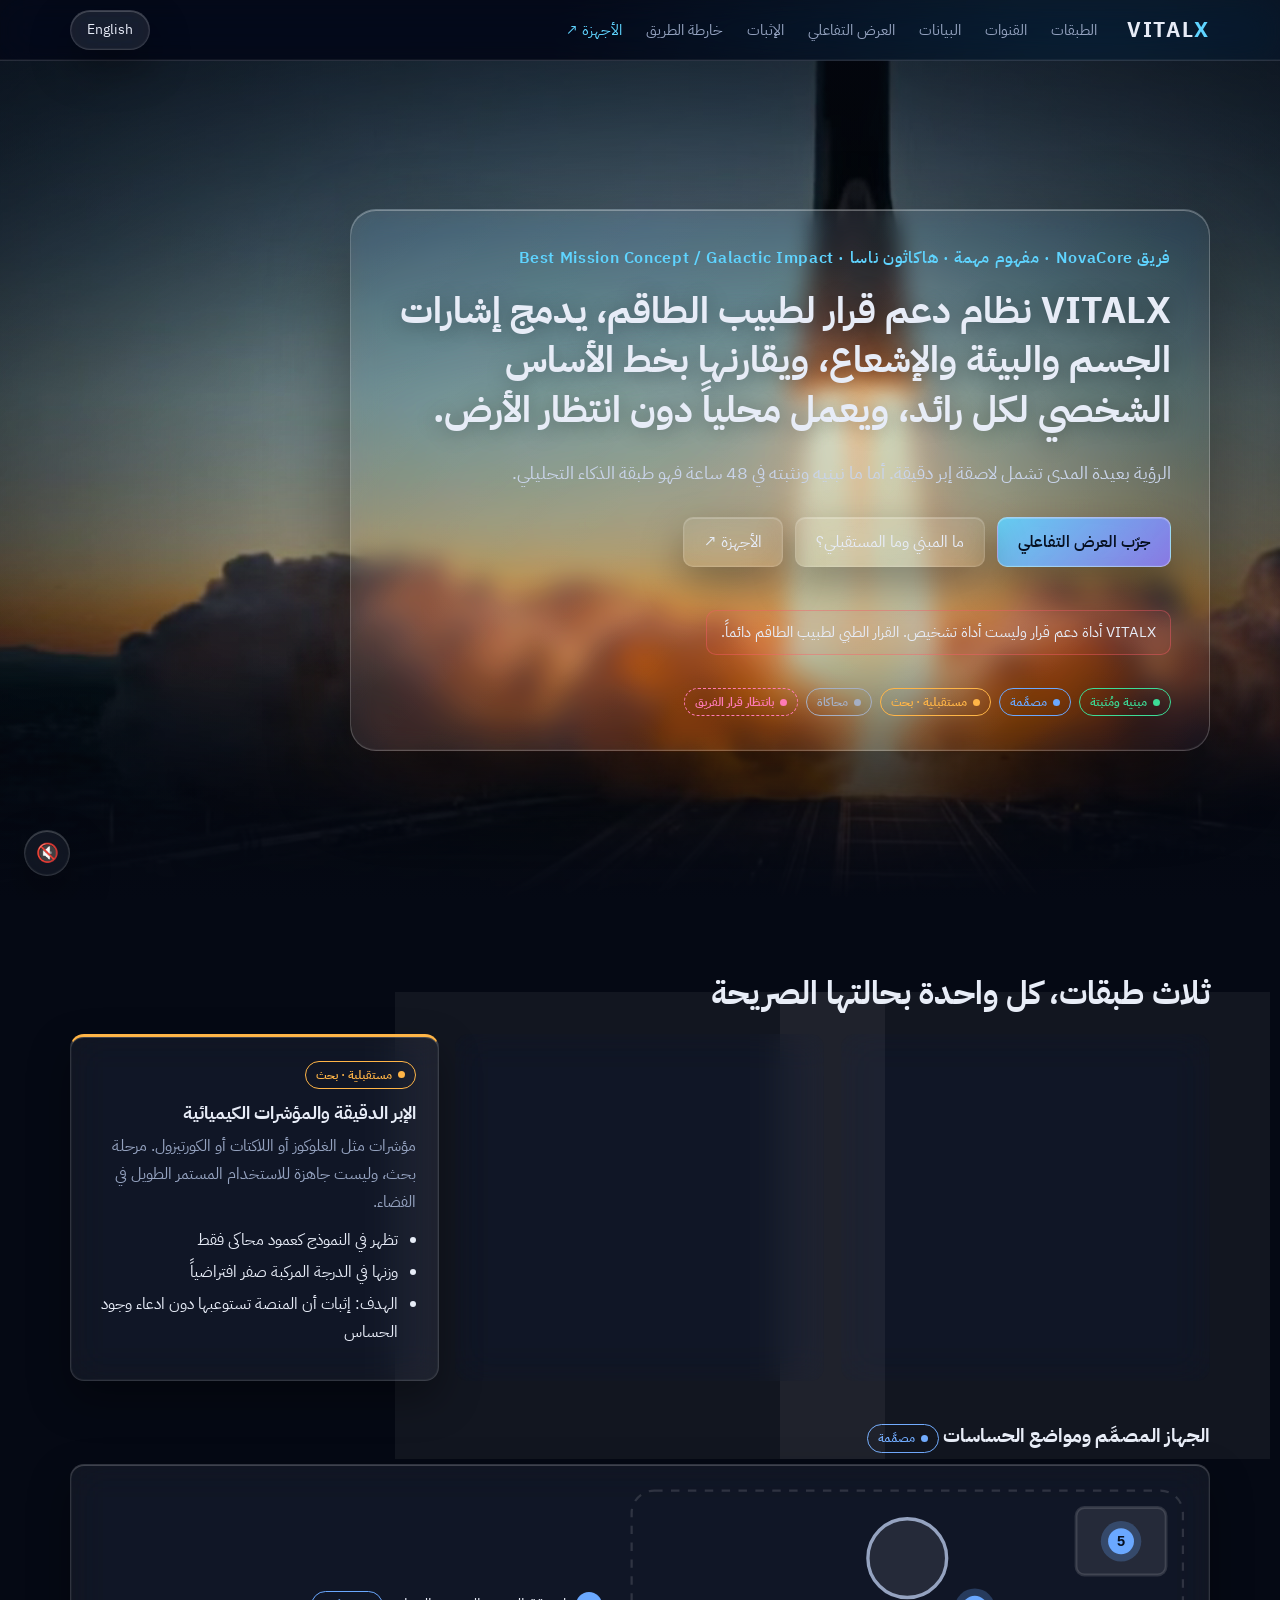
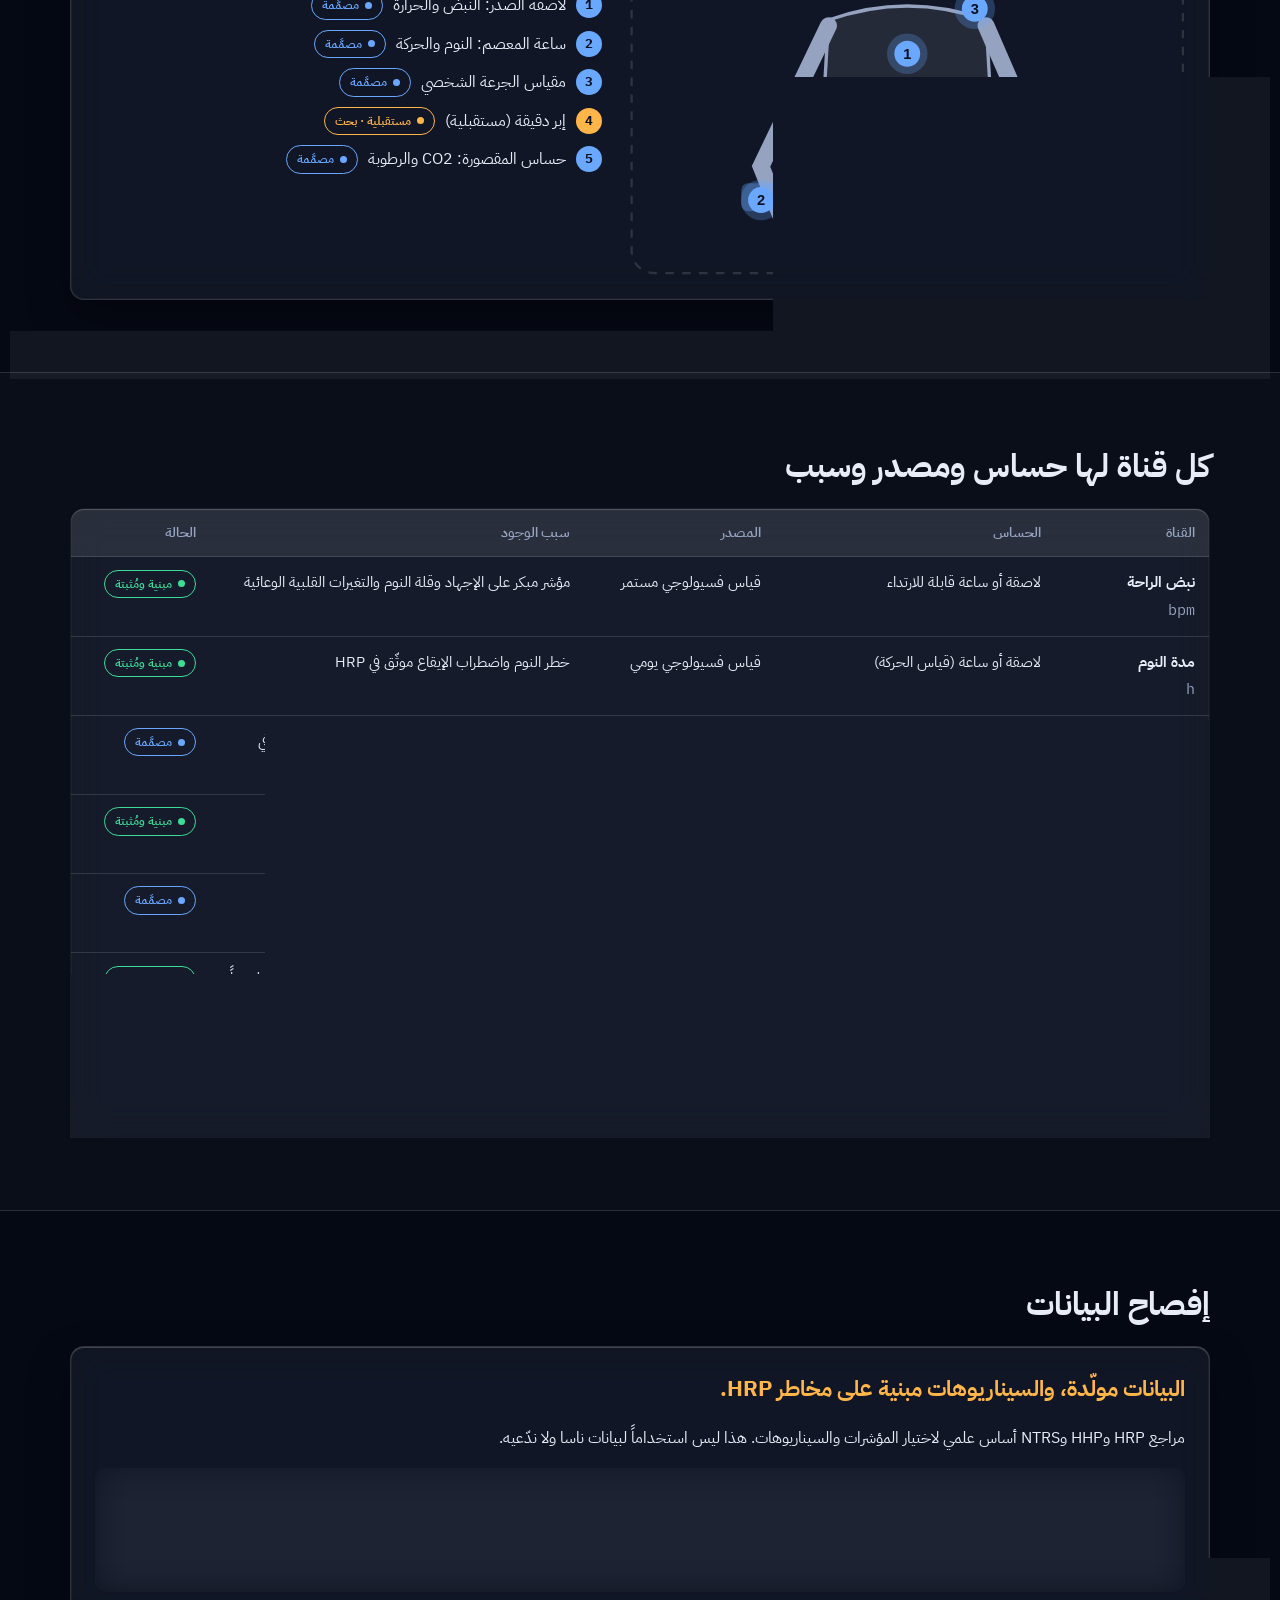
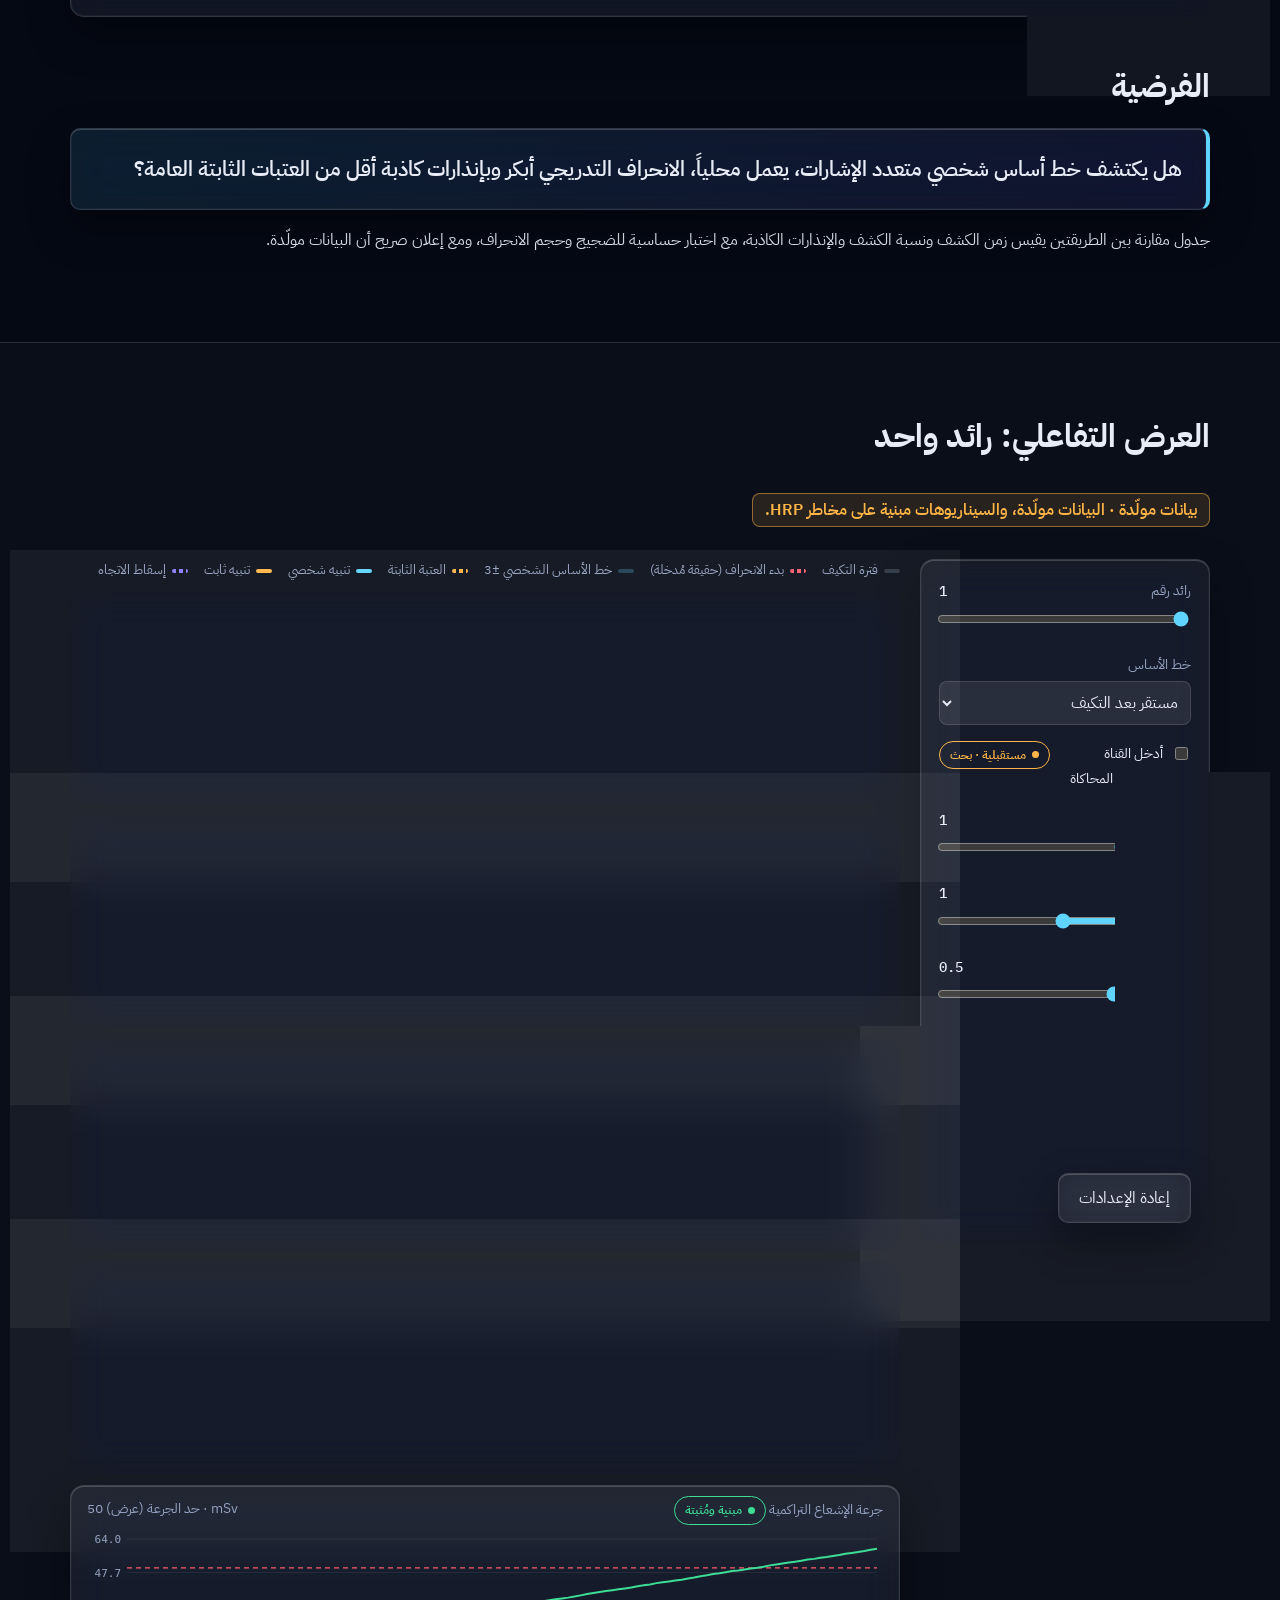
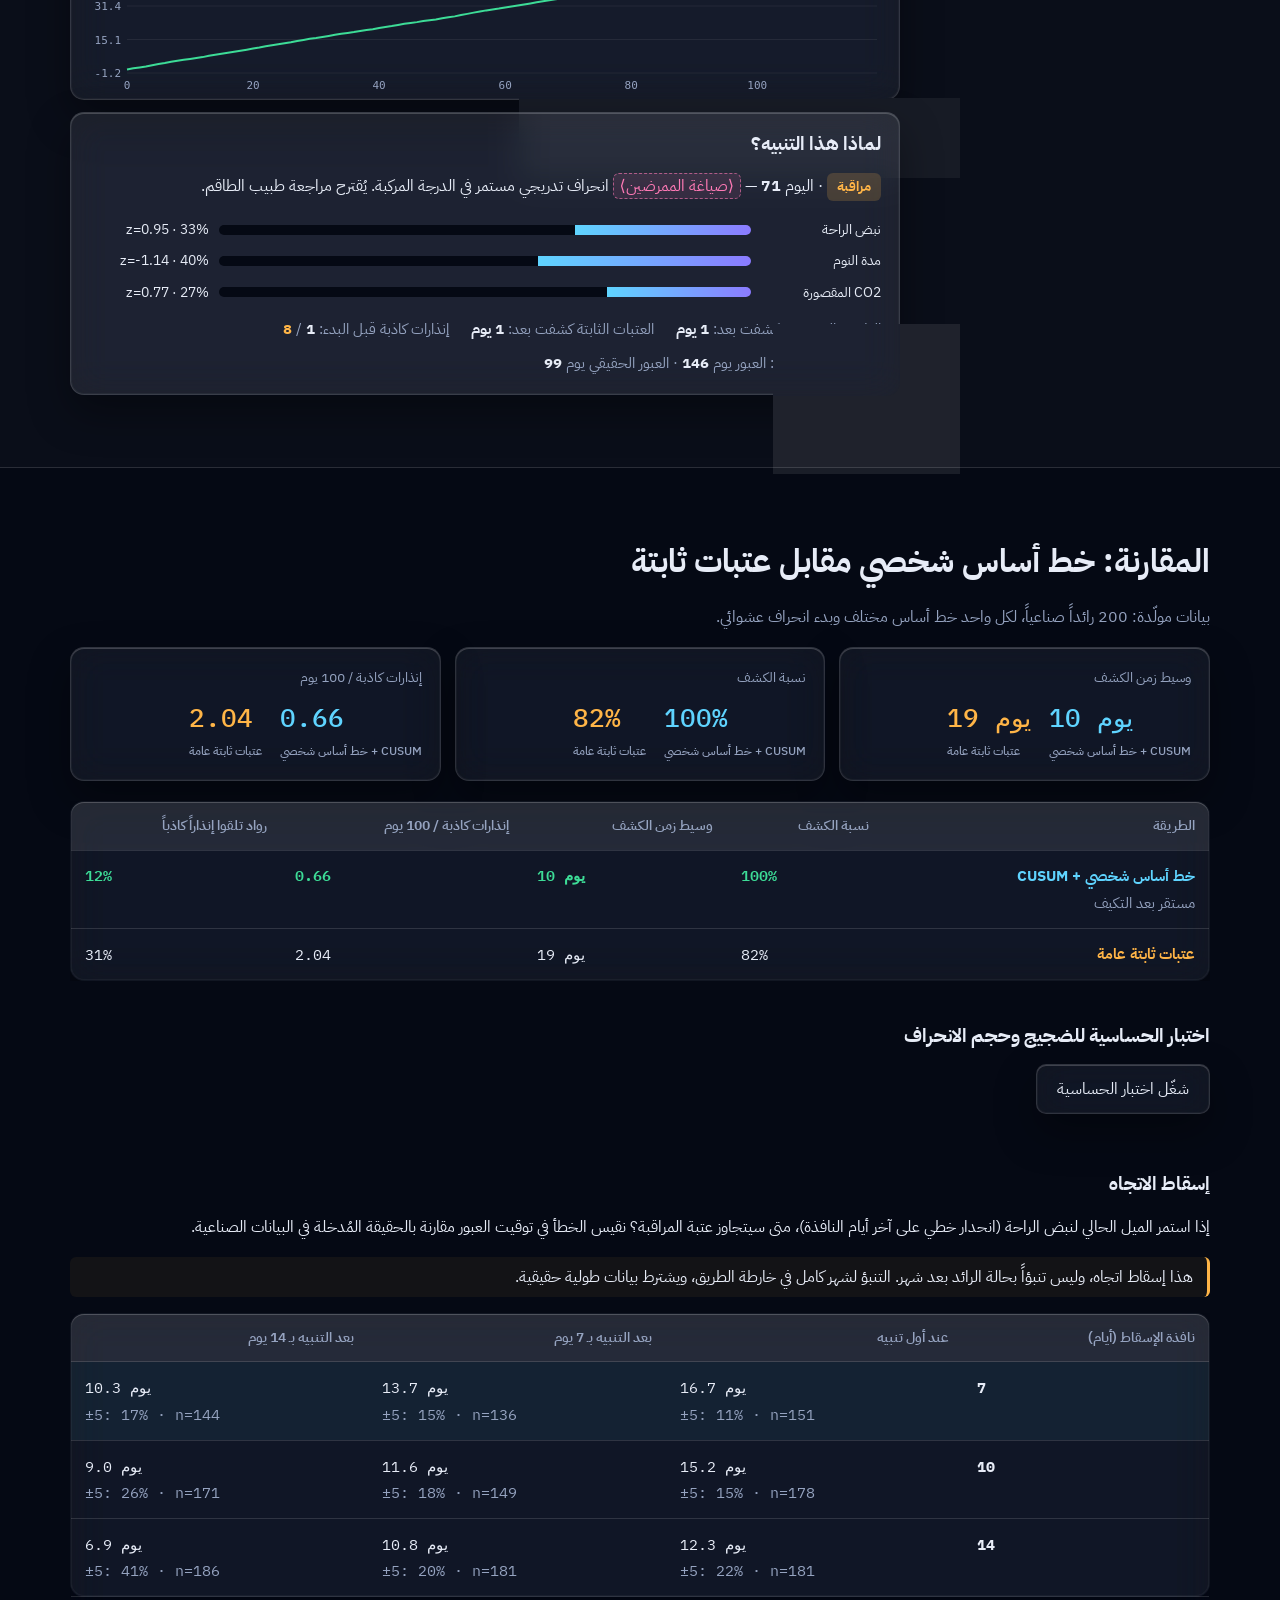
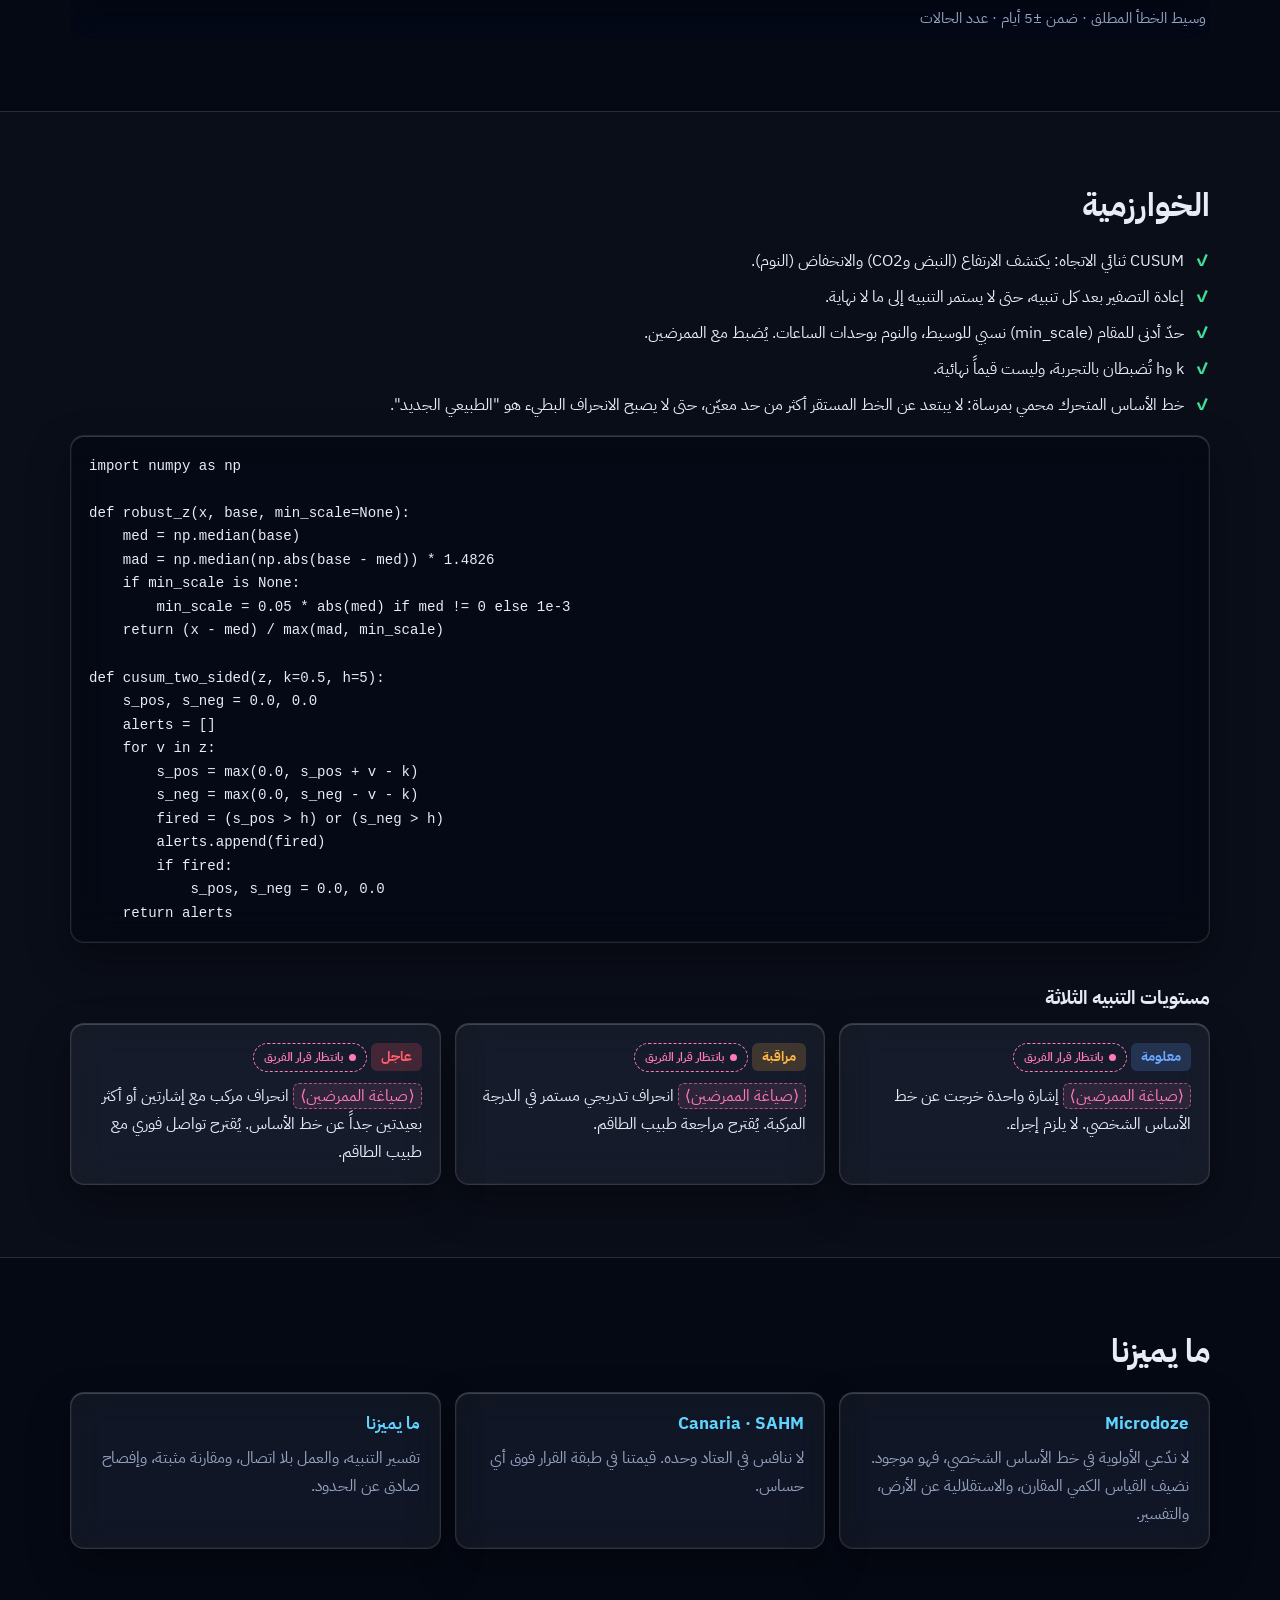
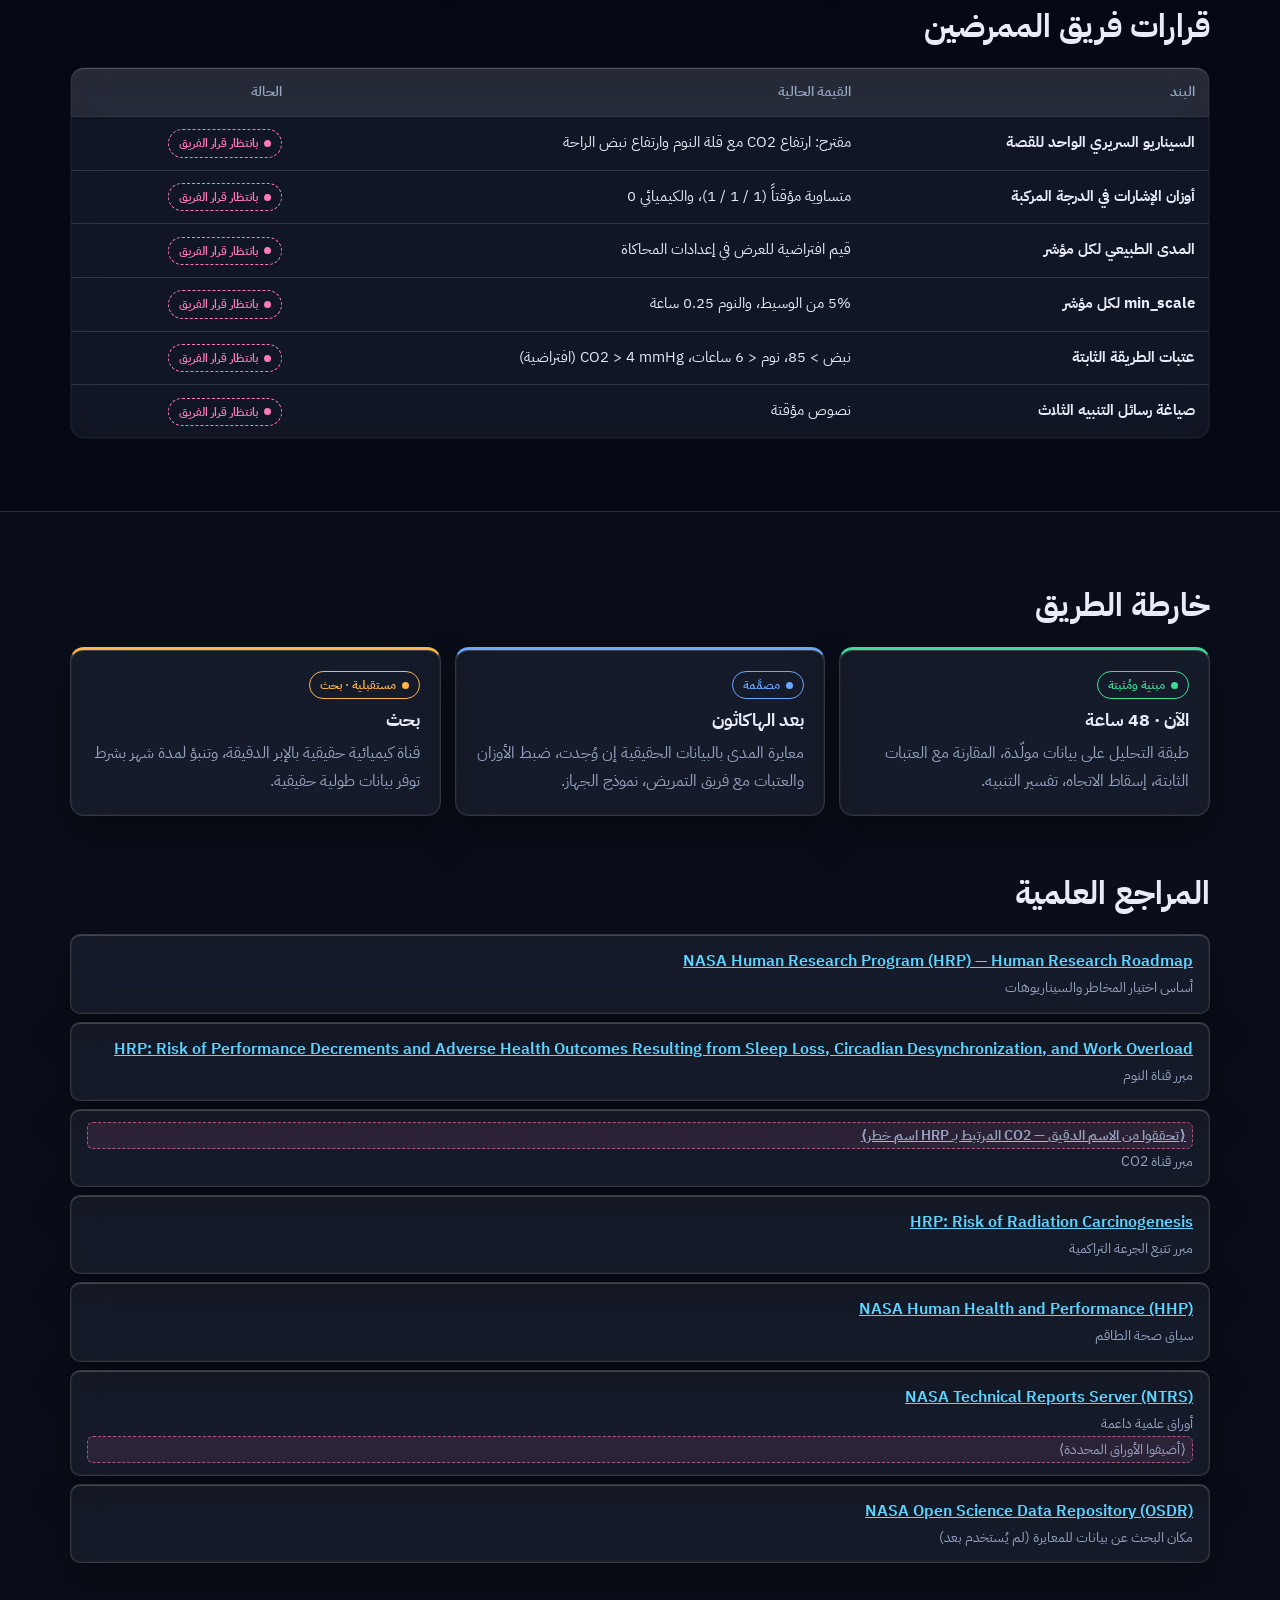
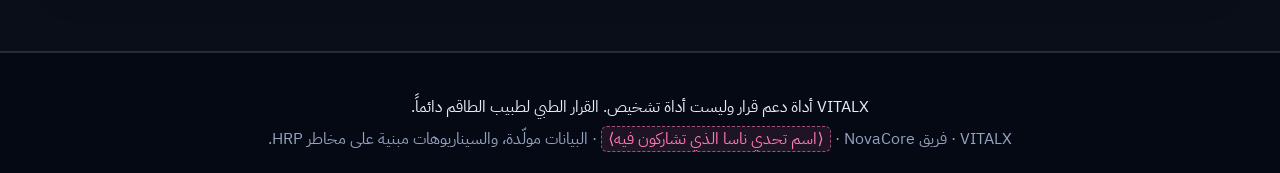
<file: index.html>
<!doctype html>
<html lang="ar" dir="rtl">
<head>
<meta charset="utf-8">
<meta name="viewport" content="width=device-width, initial-scale=1">
<title>VITALX</title>
<link rel="preconnect" href="https://fonts.googleapis.com">
<link rel="preconnect" href="https://fonts.gstatic.com" crossorigin>
<link href="https://fonts.googleapis.com/css2?family=IBM+Plex+Sans+Arabic:wght@400;500;600;700&family=IBM+Plex+Mono:wght@400;500&display=swap" rel="stylesheet">
<link rel="stylesheet" href="assets/css/styles.css">
</head>
<body>
<!-- هيكل الصفحة فقط. كل النصوص تأتي من assets/js/content.js -->
<header class="topbar">
  <div class="wrap topbar-in">
    <a class="brand" href="#top">VITAL<span>X</span></a>
    <nav id="nav"></nav>
    <button id="langBtn" class="lang-btn" type="button"></button>
  </div>
</header>

<main id="top">
  <section class="hero">
    <video class="hero-video" id="heroVideo" poster="assets/media/vitalx-poster.jpg"
           autoplay muted loop playsinline preload="auto" aria-hidden="true">
      <source src="assets/media/vitalx-trailer.webm" type="video/webm">
      <source src="assets/media/vitalx-trailer.mp4" type="video/mp4">
    </video>
    <div class="hero-shade" aria-hidden="true"></div>
    <button class="sound-btn glass" id="soundBtn" type="button" aria-label="Sound on / off" aria-pressed="false">🔇</button>
    <div class="wrap hero-glass glass">
      <p class="kicker" id="heroKicker"></p>
      <h1 id="heroVision"></h1>
      <p class="lede" id="heroScope"></p>
      <div class="hero-cta">
        <a class="btn primary" href="#demo" id="ctaDemo"></a>
        <a class="btn" href="#layers" id="ctaLayers"></a>
      </div>
      <p class="disclaimer" id="heroDisclaimer"></p>
      <div class="legend-status" id="statusLegend"></div>
    </div>
  </section>

  <section id="layers" class="sec"><div class="wrap">
    <h2 id="hLayers"></h2>
    <div class="layers" id="layersGrid"></div>
    <h3 id="hDevice"></h3>
    <div class="device">
      <svg id="deviceSvg" viewBox="0 0 100 70" role="img" aria-label="VITALX device diagram"></svg>
      <ol id="deviceList" class="device-list"></ol>
    </div>
  </div></section>

  <section id="channels" class="sec alt"><div class="wrap">
    <h2 id="hChannels"></h2>
    <div class="table-scroll"><table class="tbl" id="channelsTbl"></table></div>
  </div></section>

  <section id="data" class="sec"><div class="wrap">
    <h2 id="hData"></h2>
    <div class="disclosure">
      <p class="big" id="dataDisclosure"></p>
      <p id="dataNotClaim"></p>
      <div class="dataset" id="dataset"></div>
    </div>
    <h2 id="hHypothesis"></h2>
    <blockquote class="hypo" id="hypoQ"></blockquote>
    <p id="hypoProof"></p>
  </div></section>

  <section id="demo" class="sec alt"><div class="wrap">
    <h2 id="hDemo"></h2>
    <p class="tag-synth" id="synthTag"></p>
    <div class="demo">
      <aside class="controls" id="controls"></aside>
      <div class="charts">
        <div class="chart-legend" id="chartLegend"></div>
        <div id="chartPanels"></div>
        <div class="explain" id="explain"></div>
      </div>
    </div>
  </div></section>

  <section id="proof" class="sec"><div class="wrap">
    <h2 id="hProof"></h2>
    <p class="muted" id="cohortNote"></p>
    <div class="kpis" id="kpis"></div>
    <div class="table-scroll"><table class="tbl" id="cohortTbl"></table></div>

    <h3 id="hSens"></h3>
    <button class="btn" id="sensBtn" type="button"></button>
    <div class="table-scroll"><div id="sensOut"></div></div>

    <h3 id="hForecast"></h3>
    <p id="forecastText"></p>
    <p class="note" id="forecastNot"></p>
    <div class="table-scroll"><table class="tbl" id="projTbl"></table></div>
  </div></section>

  <section id="method" class="sec alt"><div class="wrap">
    <h2 id="hMethod"></h2>
    <ul class="ticks" id="methodNotes"></ul>
    <pre class="code" dir="ltr"><code>import numpy as np

def robust_z(x, base, min_scale=None):
    med = np.median(base)
    mad = np.median(np.abs(base - med)) * 1.4826
    if min_scale is None:
        min_scale = 0.05 * abs(med) if med != 0 else 1e-3
    return (x - med) / max(mad, min_scale)

def cusum_two_sided(z, k=0.5, h=5):
    s_pos, s_neg = 0.0, 0.0
    alerts = []
    for v in z:
        s_pos = max(0.0, s_pos + v - k)
        s_neg = max(0.0, s_neg - v - k)
        fired = (s_pos > h) or (s_neg > h)
        alerts.append(fired)
        if fired:
            s_pos, s_neg = 0.0, 0.0
    return alerts</code></pre>
    <h3 id="hAlerts"></h3>
    <div class="alerts" id="alertsGrid"></div>
  </div></section>

  <section id="diff" class="sec"><div class="wrap">
    <h2 id="hDiff"></h2>
    <div class="diff" id="diffGrid"></div>
    <h2 id="hNurses"></h2>
    <div class="table-scroll"><table class="tbl" id="nursesTbl"></table></div>
  </div></section>

  <section id="roadmap" class="sec alt"><div class="wrap">
    <h2 id="hRoadmap"></h2>
    <div class="roadmap" id="roadmapList"></div>
    <h2 id="hRefs"></h2>
    <ul class="refs" id="refsList"></ul>
  </div></section>
</main>

<footer class="foot"><div class="wrap">
  <p id="footDisclaimer"></p>
  <p class="muted" id="footMeta"></p>
</div></footer>

<script src="assets/js/content.js"></script>
<script src="assets/js/engine.js"></script>
<script src="assets/js/app.js"></script>
<script>
// زر الصوت لفيديو الخلفية (يبدأ صامتاً لأن المتصفحات تمنع التشغيل التلقائي بالصوت)
(() => {
  const v = document.getElementById("heroVideo"), b = document.getElementById("soundBtn");
  b.addEventListener("click", () => {
    v.muted = !v.muted;
    if (!v.muted) { v.currentTime = 0; v.play(); }
    b.textContent = v.muted ? "🔇" : "🔊";
    b.setAttribute("aria-pressed", String(!v.muted));
  });
})();
</script>
</body>
</html>
</file>
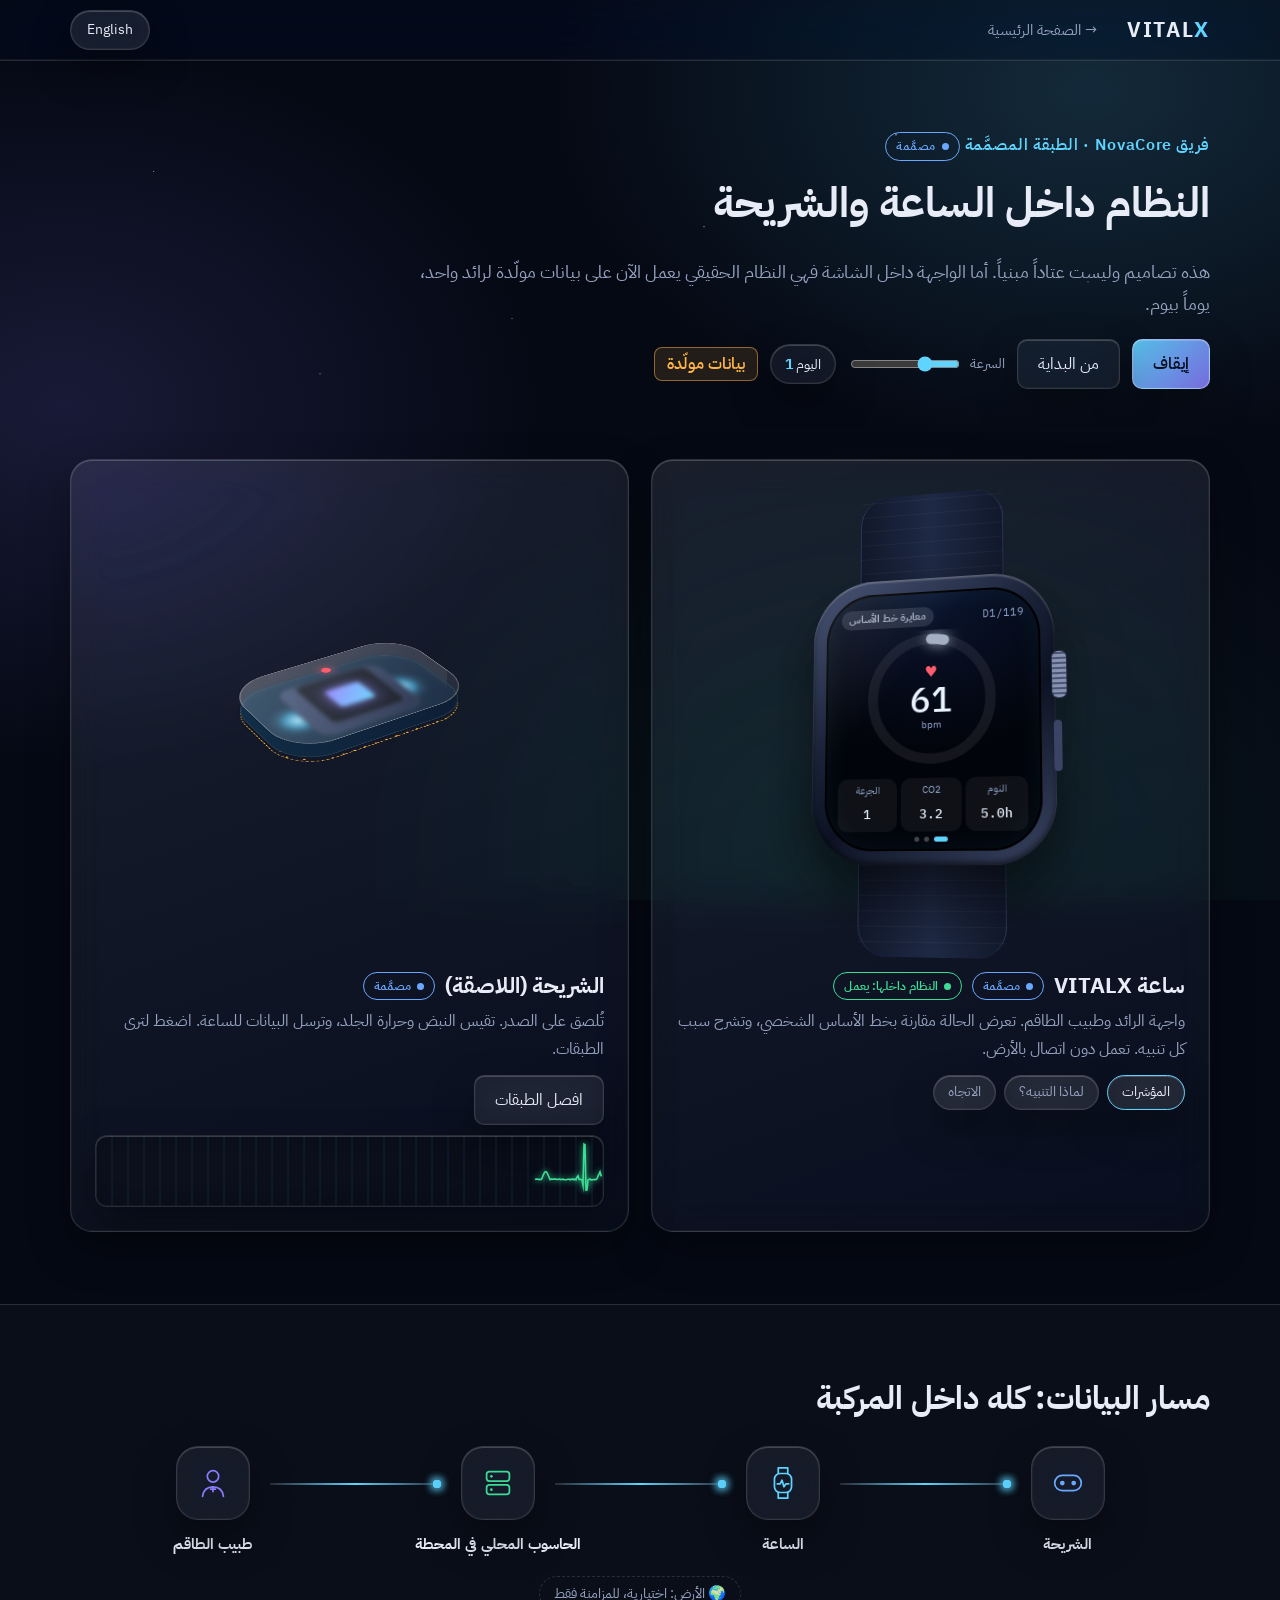
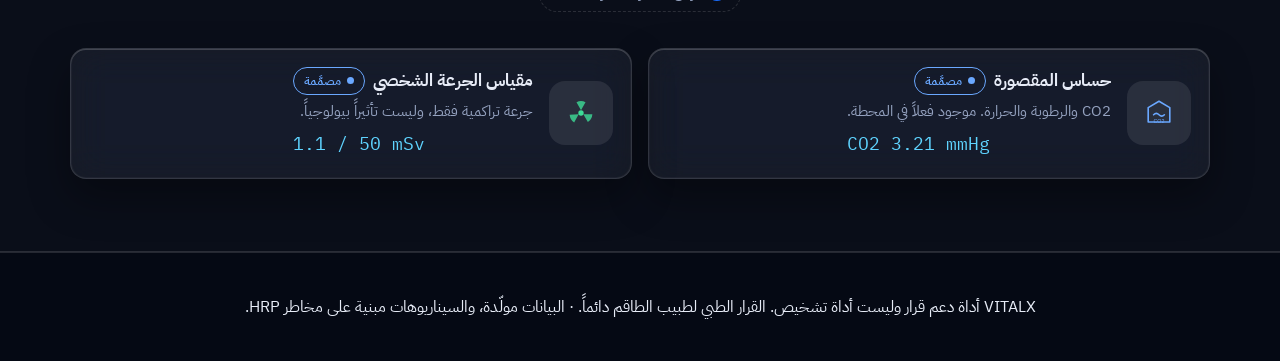
<file: devices.html>
<!doctype html>
<html lang="ar" dir="rtl">
<head>
<meta charset="utf-8">
<meta name="viewport" content="width=device-width, initial-scale=1">
<title>VITALX Devices</title>
<link rel="preconnect" href="https://fonts.googleapis.com">
<link rel="preconnect" href="https://fonts.gstatic.com" crossorigin>
<link href="https://fonts.googleapis.com/css2?family=IBM+Plex+Sans+Arabic:wght@400;500;600;700&family=IBM+Plex+Mono:wght@400;500&display=swap" rel="stylesheet">
<link rel="stylesheet" href="assets/css/styles.css">
<link rel="stylesheet" href="assets/css/devices.css">
</head>
<body>
<!-- صفحة الأجهزة: الهيكل فقط. النصوص من assets/js/content.js (devicesPage) -->
<header class="topbar">
  <div class="wrap topbar-in">
    <a class="brand" href="index.html">VITAL<span>X</span></a>
    <nav id="nav"><a href="index.html" id="backLink"></a></nav>
    <button id="langBtn" class="lang-btn" type="button"></button>
  </div>
</header>

<main>
  <section class="dv-hero">
    <div class="stars" aria-hidden="true"></div>
    <div class="wrap">
      <p class="kicker" id="dvKicker"></p>
      <h1 id="dvTitle"></h1>
      <p class="lede" id="dvIntro"></p>
      <div class="player">
        <button class="btn primary" id="playBtn" type="button"></button>
        <button class="btn" id="restartBtn" type="button"></button>
        <label class="speed"><span id="speedLab"></span>
          <input type="range" id="speed" min="1" max="8" step="1" value="3"></label>
        <span class="daybadge"><span id="dayLab"></span> <b id="dayNum" dir="ltr">0</b></span>
        <span class="tag-synth" id="synthTag"></span>
      </div>
    </div>
  </section>

  <section class="sec stage-sec"><div class="wrap stage">
    <!-- الساعة -->
    <article class="device-card">
      <div class="watch-stage">
        <div class="watch" id="watch">
          <div class="strap top"></div>
          <div class="case">
            <div class="crown"></div><div class="side-btn"></div>
            <div class="screen" id="screen">
              <div class="scr-top"><span class="scr-day" id="sDay" dir="ltr"></span><span class="scr-pill" id="sPill"></span></div>
              <div class="view" data-view="vitals" id="vVitals">
                <div class="ring-wrap">
                  <svg viewBox="0 0 120 120" class="ring"><circle cx="60" cy="60" r="52" class="ring-bg"/><circle cx="60" cy="60" r="52" class="ring-fg" id="ringFg"/></svg>
                  <div class="hr"><span class="heart" id="heart">♥</span><b id="sHr" dir="ltr">--</b><small>bpm</small><span class="hr-base" id="sHrBase" dir="auto"></span></div>
                </div>
                <div class="mini">
                  <div><span id="lSleep"></span><b id="sSleep">--</b></div>
                  <div><span>CO2</span><b id="sCo2">--</b></div>
                  <div><span id="lDose"></span><b id="sDose">--</b></div>
                </div>
              </div>
              <div class="view" data-view="explain" id="vExplain"></div>
              <div class="view" data-view="trend" id="vTrend">
                <canvas id="trendCv"></canvas>
                <div class="trend-txt" id="trendTxt"></div>
              </div>
              <div class="scr-dots" id="dots"></div>
            </div>
          </div>
          <div class="strap bottom"></div>
          <div class="watch-glow" id="watchGlow"></div>
        </div>
      </div>
      <div class="device-info">
        <h2 id="wTitle"></h2>
        <p id="wText"></p>
        <div class="tabs" id="tabs"></div>
      </div>
    </article>

    <!-- الشريحة -->
    <article class="device-card">
      <div class="patch-stage" id="patchStage">
        <div class="patch3d" id="patch3d"></div>
        <ol class="layer-labels" id="layerLabels"></ol>
      </div>
      <div class="device-info">
        <h2 id="pTitle"></h2>
        <p id="pText"></p>
        <button class="btn" id="explodeBtn" type="button"></button>
        <div class="ecg"><canvas id="ecgCv"></canvas></div>
      </div>
    </article>
  </div></section>

  <section class="sec alt"><div class="wrap">
    <h2 id="flowTitle"></h2>
    <div class="flow" id="flow"></div>
    <div class="others" id="others"></div>
  </div></section>
</main>

<footer class="foot"><div class="wrap"><p id="footDisclaimer"></p></div></footer>

<script src="assets/js/content.js"></script>
<script src="assets/js/engine.js"></script>
<script src="assets/js/devices.js"></script>
</body>
</html>
</file>
<file: assets/css/styles.css>
/* VITALX — التصميم. الألوان كلها متغيرات هنا في :root */
:root {
  --bg: #050914;
  --bg-alt: rgba(255,255,255,.025);
  --panel: rgba(255,255,255,.055);
  --panel-2: rgba(255,255,255,.085);
  --line: rgba(255,255,255,.13);
  /* النمط الزجاجي */
  --glass-blur: blur(18px) saturate(150%);
  --glass-edge: inset 0 1px 0 rgba(255,255,255,.16), inset 0 0 0 1px rgba(255,255,255,.04);
  --glass-shadow: 0 18px 40px rgba(0,0,0,.35);
  --text: #e7ecf7;
  --muted: #95a3c0;
  --accent: #5fd4ff;
  --accent-2: #8b7bff;
  --built: #3ddc97;
  --designed: #6aa8ff;
  --future: #ffb547;
  --simulated: #a5afc4;
  --pending: #ff7ab6;
  --danger: #ff5d6c;
  --personal: #5fd4ff;
  --fixed: #ffb547;
  --radius: 14px;
  --font: "IBM Plex Sans Arabic", "Segoe UI", Tahoma, system-ui, sans-serif;
  --mono: "IBM Plex Mono", ui-monospace, Consolas, monospace;
  color-scheme: dark;
}

* { box-sizing: border-box; }
html { scroll-behavior: smooth; }
body {
  margin: 0; background: var(--bg); color: var(--text);
  font-family: var(--font); font-size: 16px; line-height: 1.75;
  -webkit-font-smoothing: antialiased;
}
/* أضواء ثابتة خلف الصفحة حتى يظهر الزجاج */
body::before { content: ""; position: fixed; inset: 0; z-index: -1; pointer-events: none; background:
  radial-gradient(900px 600px at 85% 10%, rgba(95,212,255,.16), transparent 60%),
  radial-gradient(800px 600px at 5% 45%, rgba(139,123,255,.15), transparent 60%),
  radial-gradient(900px 700px at 70% 95%, rgba(61,220,151,.08), transparent 60%),
  var(--bg); }

/* سطح زجاجي مشترك */
.glass, .layer, .device, .tbl, .disclosure, .dataset, .hypo, .controls, .panel, .explain, .kpi,
.alert-card, .diff-card, .road, .refs li, .btn, .lang-btn, .code {
  background: var(--panel);
  -webkit-backdrop-filter: var(--glass-blur); backdrop-filter: var(--glass-blur);
  border: 1px solid var(--line);
  box-shadow: var(--glass-edge), var(--glass-shadow);
}
a { color: var(--accent); }
.wrap { max-width: 1180px; margin: 0 auto; padding: 0 20px; }
h1, h2, h3 { line-height: 1.35; margin: 0 0 .6em; }
h2 { font-size: clamp(1.4rem, 2.6vw, 2rem); }
h3 { font-size: 1.2rem; margin-top: 2.2em; }
.muted { color: var(--muted); }

/* شريط علوي */
.topbar { position: sticky; top: 0; z-index: 20; background: rgba(8,14,30,.35); -webkit-backdrop-filter: var(--glass-blur); backdrop-filter: var(--glass-blur); border-bottom: 1px solid var(--line); box-shadow: inset 0 -1px 0 rgba(255,255,255,.05); }
.topbar-in { display: flex; align-items: center; gap: 20px; height: 60px; }
.brand { font-weight: 700; font-size: 1.3rem; letter-spacing: .08em; color: var(--text); text-decoration: none; direction: ltr; }
.brand span { color: var(--accent); }
#nav { display: flex; gap: 4px; flex: 1; overflow-x: auto; scrollbar-width: none; }
#nav a { color: var(--muted); text-decoration: none; padding: 6px 10px; border-radius: 8px; white-space: nowrap; font-size: .95rem; }
#nav a:hover { color: var(--text); background: var(--panel); }
.lang-btn { background: var(--panel-2); color: var(--text); border: 1px solid var(--line); border-radius: 999px; padding: 6px 16px; font: inherit; font-size: .9rem; cursor: pointer; }
.lang-btn:hover { border-color: var(--accent); }

/* البطل */
.hero { position: relative; overflow: hidden; min-height: calc(100vh - 60px); min-height: calc(100svh - 60px);
  display: flex; align-items: center; padding: 70px 0; margin-top: -1px; }
.hero-video { position: absolute; inset: 0; width: 100%; height: 100%; object-fit: cover; z-index: 0; background: #000; }
.hero-shade { position: absolute; inset: 0; z-index: 0; pointer-events: none; background:
  linear-gradient(180deg, rgba(5,9,20,.55) 0%, rgba(5,9,20,.15) 40%, rgba(5,9,20,.25) 70%, var(--bg) 100%),
  radial-gradient(70% 80% at 50% 50%, transparent 40%, rgba(5,9,20,.5) 100%); }
.hero .hero-glass { position: relative; z-index: 1; width: min(860px, calc(100% - 40px)); margin-inline-start: max(20px, calc((100% - 1180px) / 2 + 20px));
  padding: 34px 38px; border-radius: 26px;
  background: linear-gradient(135deg, rgba(255,255,255,.10), rgba(255,255,255,.02));
  -webkit-backdrop-filter: blur(12px) saturate(160%); backdrop-filter: blur(12px) saturate(160%);
  border: 1px solid rgba(255,255,255,.2);
  box-shadow: inset 0 1px 0 rgba(255,255,255,.3), inset 0 -1px 0 rgba(255,255,255,.05), 0 30px 80px rgba(0,0,0,.45); }
.hero .hero-glass h1 { font-size: clamp(1.5rem, 3vw, 2.3rem); text-shadow: 0 2px 20px rgba(0,0,0,.35); }
.hero .lede { color: #c9d4ea; }
.sound-btn { position: absolute; z-index: 2; bottom: 24px; inset-inline-end: 24px; width: 46px; height: 46px; border-radius: 50%;
  color: var(--text); font-size: 1.15rem; cursor: pointer; display: grid; place-items: center; }
.sound-btn:hover { border-color: var(--accent); }
.kicker { color: var(--accent); font-weight: 600; letter-spacing: .04em; margin: 0 0 14px; }
.hero h1 { font-size: clamp(1.6rem, 3.6vw, 2.7rem); font-weight: 700; max-width: 960px; }
.lede { font-size: 1.15rem; color: var(--muted); max-width: 820px; }
.hero-cta { display: flex; gap: 12px; flex-wrap: wrap; margin: 28px 0; }
.btn { display: inline-block; padding: 10px 20px; border-radius: 10px; border: 1px solid var(--line); background: var(--panel); color: var(--text); text-decoration: none; font: inherit; cursor: pointer; }
.btn:hover { border-color: var(--accent); }
.btn.primary { background: linear-gradient(135deg, rgba(95,212,255,.9), rgba(139,123,255,.85)); color: #061021; border: 1px solid rgba(255,255,255,.35); font-weight: 600; }
.btn[disabled] { opacity: .6; cursor: wait; }
.disclaimer { display: inline-block; border: 1px solid rgba(255,93,108,.4); background: rgba(255,93,108,.08); padding: 8px 14px; border-radius: 10px; font-size: .95rem; }
.legend-status { display: flex; gap: 8px; flex-wrap: wrap; margin-top: 18px; }

/* شارات الحالة */
.chip { display: inline-flex; align-items: center; gap: 6px; font-size: .78rem; font-weight: 600; padding: 2px 10px; border-radius: 999px; border: 1px solid currentColor; white-space: nowrap; line-height: 1.8; }
.chip::before { content: ""; width: 7px; height: 7px; border-radius: 50%; background: currentColor; }
.s-built { color: var(--built); } .s-designed { color: var(--designed); } .s-future { color: var(--future); }
.s-simulated { color: var(--simulated); } .s-pending { color: var(--pending); border-style: dashed; }
.ph { color: var(--pending); background: rgba(255,122,182,.1); border: 1px dashed rgba(255,122,182,.6); border-radius: 6px; padding: 0 6px; }

.sec { padding: 72px 0; }
.sec.alt { background: var(--bg-alt); border-block: 1px solid var(--line); }

/* الطبقات */
.layers { display: grid; grid-template-columns: repeat(3, 1fr); gap: 16px; }
.layer { background: var(--panel); border: 1px solid var(--line); border-radius: var(--radius); padding: 22px; border-top: 3px solid var(--c); }
.layer h3 { margin: 12px 0 6px; font-size: 1.15rem; }
.layer p { color: var(--muted); margin: 0 0 10px; }
.layer ul { margin: 0; padding-inline-start: 18px; }
.layer li { margin: 4px 0; }

.device { display: grid; grid-template-columns: 1.1fr 1fr; gap: 24px; align-items: center; background: var(--panel); border: 1px solid var(--line); border-radius: var(--radius); padding: 20px; }
#deviceSvg { width: 100%; height: auto; }
.device-list { margin: 0; padding: 0; list-style: none; counter-reset: d; }
.device-list li { display: flex; gap: 10px; align-items: center; margin: 10px 0; flex-wrap: wrap; }
.device-list .num { width: 26px; height: 26px; border-radius: 50%; display: grid; place-items: center; font-size: .8rem; font-weight: 700; color: #061021; flex: none; }

/* جداول */
.table-scroll { overflow-x: auto; }
.tbl { width: 100%; border-collapse: collapse; background: var(--panel); border-radius: var(--radius); overflow: hidden; font-size: .95rem; }
.tbl th, .tbl td { padding: 12px 14px; text-align: start; border-bottom: 1px solid var(--line); vertical-align: top; }
.tbl th { background: var(--panel-2); color: var(--muted); font-weight: 600; font-size: .85rem; }
.tbl tr:last-child td { border-bottom: 0; }
.tbl .num { font-family: var(--mono); direction: ltr; unicode-bidi: isolate; }
.tbl .win { color: var(--built); font-weight: 600; }
.tbl tr.current td { background: rgba(95,212,255,.06); }

/* البيانات */
.disclosure { background: var(--panel); border: 1px solid var(--line); border-radius: var(--radius); padding: 24px; margin-bottom: 48px; }
.disclosure .big { font-size: 1.35rem; font-weight: 700; margin: 0 0 8px; color: var(--future); }
.dataset { margin-top: 16px; padding: 14px; border: 1px dashed var(--line); border-radius: 10px; }
.hypo { margin: 0 0 14px; padding: 22px 24px; font-size: 1.3rem; font-weight: 600; background: linear-gradient(135deg, rgba(95,212,255,.10), rgba(139,123,255,.10)); border-inline-start: 4px solid var(--accent); border-radius: 10px; }

/* العرض التفاعلي */
.tag-synth { display: inline-block; background: rgba(255,181,71,.12); color: var(--future); border: 1px solid rgba(255,181,71,.5); border-radius: 8px; padding: 2px 12px; font-weight: 600; }
.demo { display: grid; grid-template-columns: 290px 1fr; gap: 20px; margin-top: 16px; }
.controls { background: var(--panel); border: 1px solid var(--line); border-radius: var(--radius); padding: 18px; align-self: start; position: sticky; top: 76px; }
.ctl { margin-bottom: 16px; }
.ctl label { display: flex; justify-content: space-between; gap: 8px; font-size: .9rem; color: var(--muted); margin-bottom: 4px; }
.ctl label b { color: var(--text); font-family: var(--mono); font-weight: 500; }
.ctl input[type=range] { width: 100%; accent-color: var(--accent); }
.ctl select { width: 100%; background: var(--panel-2); color: var(--text); border: 1px solid var(--line); border-radius: 8px; padding: 8px; font: inherit; }
.ctl.check label { justify-content: flex-start; align-items: flex-start; color: var(--text); cursor: pointer; }
.ctl.check input { margin-top: 6px; accent-color: var(--accent); }
.ctl-row { display: flex; gap: 8px; flex-wrap: wrap; }
.charts { min-width: 0; }
.panel { background: var(--panel); border: 1px solid var(--line); border-radius: var(--radius); padding: 10px 12px 4px; margin-bottom: 12px; }
.panel-title { display: flex; justify-content: space-between; font-size: .9rem; color: var(--muted); padding: 0 4px; }
.panel canvas { width: 100%; height: 170px; display: block; direction: ltr; }
.chart-legend { display: flex; flex-wrap: wrap; gap: 6px 16px; font-size: .82rem; color: var(--muted); margin-bottom: 10px; }
.chart-legend span { display: inline-flex; align-items: center; gap: 6px; }
.chart-legend i { display: inline-block; width: 16px; height: 4px; border-radius: 2px; }
.explain { background: var(--panel-2); border: 1px solid var(--line); border-radius: var(--radius); padding: 18px; }
.explain h3 { margin: 0 0 10px; }
.bars .bar { display: grid; grid-template-columns: 120px 1fr 120px; gap: 10px; align-items: center; margin: 6px 0; font-size: .9rem; }
.bars .track { height: 10px; background: var(--bg); border-radius: 6px; overflow: hidden; }
.bars .fill { height: 100%; background: linear-gradient(90deg, var(--accent), var(--accent-2)); }
.lvl { display: inline-block; padding: 2px 10px; border-radius: 6px; font-weight: 700; font-size: .85rem; }
.lvl-1 { background: rgba(106,168,255,.18); color: var(--designed); }
.lvl-2 { background: rgba(255,181,71,.18); color: var(--future); }
.lvl-3 { background: rgba(255,93,108,.2); color: var(--danger); }
.facts { display: flex; flex-wrap: wrap; gap: 8px 22px; margin-top: 12px; font-size: .92rem; color: var(--muted); }
.facts b { color: var(--text); }

/* المؤشرات */
.kpis { display: grid; grid-template-columns: repeat(3, 1fr); gap: 14px; margin: 16px 0 20px; }
.kpi { background: var(--panel); border: 1px solid var(--line); border-radius: var(--radius); padding: 18px; }
.kpi .lab { color: var(--muted); font-size: .88rem; }
.kpi .vals { display: flex; gap: 18px; align-items: baseline; margin-top: 6px; flex-wrap: wrap; }
.kpi .v { font-family: var(--mono); font-size: 1.6rem; font-weight: 500; direction: ltr; }
.kpi .v small { font-size: .75rem; color: var(--muted); display: block; font-family: var(--font); }
.kpi .v.p { color: var(--personal); } .kpi .v.f { color: var(--fixed); }
.note { border-inline-start: 3px solid var(--future); padding: 6px 14px; background: rgba(255,181,71,.06); border-radius: 6px; }
#sensOut { margin-top: 14px; }
#sensBtn { margin-top: 4px; }

/* الخوارزمية */
.ticks { padding: 0; list-style: none; }
.ticks li { padding-inline-start: 26px; position: relative; margin: 8px 0; }
.ticks li::before { content: "✓"; position: absolute; inset-inline-start: 0; color: var(--built); font-weight: 700; }
.code { background: rgba(3,6,14,.55); border: 1px solid var(--line); border-radius: var(--radius); padding: 18px; overflow-x: auto; font-family: var(--mono); font-size: .88rem; line-height: 1.6; text-align: left; }
.alerts { display: grid; grid-template-columns: repeat(3, 1fr); gap: 14px; }
.alert-card { background: var(--panel); border: 1px solid var(--line); border-radius: var(--radius); padding: 18px; }
.alert-card p { margin: 10px 0 0; }

.diff { display: grid; grid-template-columns: repeat(3, 1fr); gap: 14px; margin-bottom: 56px; }
.diff-card { background: var(--panel); border: 1px solid var(--line); border-radius: var(--radius); padding: 20px; }
.diff-card h3 { margin: 0 0 8px; color: var(--accent); font-size: 1.05rem; }
.diff-card p { margin: 0; color: var(--muted); }

.roadmap { display: grid; grid-template-columns: repeat(3, 1fr); gap: 14px; margin-bottom: 56px; }
.road { background: var(--panel); border: 1px solid var(--line); border-radius: var(--radius); padding: 20px; border-top: 3px solid var(--c); }
.road h3 { margin: 10px 0 6px; font-size: 1.1rem; }
.road p { margin: 0; color: var(--muted); }
.refs { padding: 0; list-style: none; }
.refs li { background: var(--panel); border: 1px solid var(--line); border-radius: 10px; padding: 12px 16px; margin: 8px 0; }
.refs a { font-weight: 600; direction: ltr; unicode-bidi: isolate; }
.refs span { display: block; color: var(--muted); font-size: .9rem; }

.foot { padding: 36px 0; border-top: 1px solid var(--line); text-align: center; }
.foot p { margin: 4px 0; }

@media (max-width: 900px) {
  .layers, .alerts, .diff, .roadmap, .kpis { grid-template-columns: 1fr; }
  .device { grid-template-columns: 1fr; }
  .demo { grid-template-columns: 1fr; }
  .controls { position: static; }
  #nav { display: none; }
  .bars .bar { grid-template-columns: 90px 1fr 90px; }
  .hero { padding: 40px 0; min-height: 88svh; }
  .hero .hero-glass { width: auto; padding: 26px 22px; border-radius: 20px; margin: 0 16px; }
  .sound-btn { bottom: 14px; inset-inline-end: 14px; }
  .wrap { padding: 0 16px; }
}
</file>
<file: assets/css/devices.css>
/* VITALX — صفحة الأجهزة */
.dv-hero { position: relative; padding: 70px 0 40px; overflow: hidden;
  background: radial-gradient(700px 380px at 75% 0%, rgba(95,212,255,.16), transparent 60%),
              radial-gradient(600px 380px at 10% 20%, rgba(139,123,255,.16), transparent 60%); }
.dv-hero h1 { font-size: clamp(1.7rem, 3.6vw, 2.6rem); }
.stars { position: absolute; inset: 0; pointer-events: none; opacity: .55;
  background-image: radial-gradient(1px 1px at 12% 30%, #fff, transparent), radial-gradient(1px 1px at 40% 70%, #cfe, transparent),
    radial-gradient(1.5px 1.5px at 70% 20%, #fff, transparent), radial-gradient(1px 1px at 85% 60%, #def, transparent),
    radial-gradient(1px 1px at 25% 85%, #fff, transparent), radial-gradient(1.2px 1.2px at 55% 45%, #fff, transparent);
  animation: drift 60s linear infinite; }
@keyframes drift { to { transform: translateY(-40px); } }
.player { display: flex; align-items: center; gap: 12px; flex-wrap: wrap; margin-top: 18px; }
.speed { display: inline-flex; align-items: center; gap: 8px; color: var(--muted); font-size: .9rem; }
.speed input { accent-color: var(--accent); width: 110px; }
.daybadge { background: var(--panel); border: 1px solid var(--line); border-radius: 999px; padding: 6px 14px; font-size: .9rem; }
.daybadge b { font-family: var(--mono); color: var(--accent); }

.stage-sec { padding-top: 30px; }
.stage { display: grid; grid-template-columns: 1fr 1fr; gap: 22px; }
.device-card { background: linear-gradient(180deg, var(--panel), var(--bg-alt)); border: 1px solid var(--line); border-radius: 22px; padding: 24px; display: flex; flex-direction: column; gap: 18px; }
.device-info h2 { font-size: 1.35rem; margin-bottom: .3em; display: flex; gap: 10px; align-items: center; flex-wrap: wrap; }
.device-info p { color: var(--muted); margin: 0 0 12px; }

/* ---------- الساعة ---------- */
.watch-stage { display: grid; place-items: center; min-height: 470px; perspective: 1100px; }
.watch { position: relative; width: 250px; transform: rotateX(8deg) rotateY(-14deg); transform-style: preserve-3d; transition: transform .6s ease; animation: float 6s ease-in-out infinite; }
.watch:hover { transform: rotateX(0) rotateY(0); }
@keyframes float { 50% { translate: 0 -8px; } }
.strap { width: 150px; height: 95px; margin: 0 auto; background: linear-gradient(90deg, #11182b, #1e2945 50%, #11182b);
  border-inline: 1px solid #2a375a; position: relative; }
.strap::after { content: ""; position: absolute; inset: 0; background: repeating-linear-gradient(0deg, transparent 0 14px, rgba(255,255,255,.04) 14px 15px); }
.strap.top { border-radius: 30px 30px 6px 6px; }
.strap.bottom { border-radius: 6px 6px 30px 30px; }
.case { position: relative; width: 250px; height: 290px; margin: -6px auto; border-radius: 64px; padding: 14px;
  background: linear-gradient(145deg, #4a5677, #1a2238 40%, #0d1324 60%, #3b4664);
  box-shadow: 0 30px 60px rgba(0,0,0,.6), inset 0 2px 2px rgba(255,255,255,.25), inset 0 -3px 6px rgba(0,0,0,.6); z-index: 2; }
.crown { position: absolute; right: -11px; top: 82px; width: 14px; height: 46px; border-radius: 6px;
  background: repeating-linear-gradient(0deg, #8792b0 0 3px, #4b5574 3px 5px); box-shadow: 0 0 0 1px #1c2440; }
.side-btn { position: absolute; right: -6px; top: 150px; width: 8px; height: 50px; border-radius: 4px; background: #3a4566; }
.screen { position: relative; height: 100%; border-radius: 50px; background: radial-gradient(120% 90% at 50% 0%, #0b1530, #02040b 70%);
  overflow: hidden; padding: 16px 16px 12px; color: #e9f3ff; font-family: var(--font); box-shadow: inset 0 0 0 2px #000, inset 0 0 30px rgba(95,212,255,.08); cursor: pointer; }
.screen::after { content: ""; position: absolute; inset: 0; background: linear-gradient(130deg, rgba(255,255,255,.10), transparent 35%); pointer-events: none; }
.scr-top { display: flex; justify-content: space-between; align-items: center; font-size: 11px; color: #8fa3c8; }
.scr-day { font-family: var(--mono); }
.scr-pill { padding: 1px 8px; border-radius: 999px; font-size: 10.5px; font-weight: 700; background: rgba(61,220,151,.18); color: var(--built); transition: all .3s; white-space: nowrap; }
.scr-pill.l0c { background: rgba(165,175,196,.18); color: var(--simulated); }
.scr-pill.l1 { background: rgba(106,168,255,.2); color: var(--designed); }
.scr-pill.l2 { background: rgba(255,181,71,.2); color: var(--future); }
.scr-pill.l3 { background: rgba(255,93,108,.25); color: var(--danger); animation: blink 1s infinite; }
@keyframes blink { 50% { opacity: .45; } }
.view { position: absolute; inset: 38px 14px 26px; opacity: 0; transform: translateY(8px) scale(.98); transition: opacity .45s, transform .45s; pointer-events: none; }
.view.on { opacity: 1; transform: none; }
.ring-wrap { position: relative; width: 140px; height: 140px; margin: 2px auto 0; }
.ring { width: 100%; height: 100%; transform: rotate(-90deg); }
.ring-bg { fill: none; stroke: rgba(255,255,255,.07); stroke-width: 9; }
.ring-fg { fill: none; stroke: var(--built); stroke-width: 9; stroke-linecap: round; stroke-dasharray: 327; stroke-dashoffset: 327; transition: stroke-dashoffset .5s, stroke .4s; filter: drop-shadow(0 0 6px currentColor); }
.hr { position: absolute; inset: 0; display: grid; place-content: center; text-align: center; line-height: 1.1; }
.hr b { font-family: var(--mono); font-size: 36px; font-weight: 500; }
.hr small { color: #8fa3c8; font-size: 10px; }
.heart { color: var(--danger); font-size: 15px; display: inline-block; animation: beat 1s infinite; }
@keyframes beat { 0%, 100% { transform: scale(1); } 15% { transform: scale(1.35); } 30% { transform: scale(1); } 45% { transform: scale(1.18); } }
.hr-base { font-size: 9.5px; color: #8fa3c8; margin-top: 3px; }
.mini { display: grid; grid-template-columns: repeat(3, 1fr); gap: 4px; margin-top: 10px; text-align: center; }
.mini div { background: rgba(255,255,255,.05); border-radius: 10px; padding: 4px 2px; }
.mini span { display: block; font-size: 9.5px; color: #8fa3c8; }
.mini b { direction: ltr; unicode-bidi: isolate; font-family: var(--mono); font-size: 13px; font-weight: 500; }
.scr-dots { position: absolute; bottom: 9px; left: 0; right: 0; display: flex; justify-content: center; gap: 5px; }
.scr-dots i { width: 5px; height: 5px; border-radius: 50%; background: rgba(255,255,255,.25); transition: all .3s; }
.scr-dots i.on { background: var(--accent); width: 14px; border-radius: 3px; }
.ex-h { font-size: 12px; font-weight: 700; margin: 2px 0 8px; }
.ex-row { display: grid; grid-template-columns: 52px 1fr 34px; gap: 6px; align-items: center; font-size: 10.5px; margin: 7px 0; }
.ex-row .tr { height: 7px; background: rgba(255,255,255,.07); border-radius: 4px; overflow: hidden; }
.ex-row .fl { height: 100%; background: linear-gradient(90deg, var(--accent), var(--accent-2)); transition: width .5s; }
.ex-row b { font-family: var(--mono); font-weight: 500; text-align: end; }
.ex-msg { font-size: 10px; color: #8fa3c8; margin-top: 8px; line-height: 1.5; }
#trendCv { width: 100%; height: 120px; display: block; }
.trend-txt { font-size: 11.5px; text-align: center; margin-top: 8px; color: #cfe0ff; }
.trend-txt b { font-family: var(--mono); color: var(--accent-2); font-size: 18px; }
.watch-glow { position: absolute; inset: 30% -20%; z-index: 0; background: radial-gradient(circle, rgba(61,220,151,.25), transparent 60%); filter: blur(30px); transition: background .5s; }
.tabs { display: flex; gap: 8px; flex-wrap: wrap; }
.tabs button { background: var(--panel-2); border: 1px solid var(--line); color: var(--muted); border-radius: 999px; padding: 4px 14px; font: inherit; font-size: .88rem; cursor: pointer; }
.tabs button.on { color: var(--text); border-color: var(--accent); }

/* ---------- الشريحة ---------- */
.patch-stage { position: relative; min-height: 470px; display: flex; flex-direction: column; align-items: center; justify-content: center; gap: 24px; perspective: 1200px; }
.patch-stage .patch3d { margin: 60px 0; }
.patch-stage:has(.exploded) .patch3d { margin: 200px 0 30px; }
.patch3d { position: relative; width: 210px; height: 140px; transform-style: preserve-3d; transform: rotateX(58deg) rotateZ(-32deg); transition: transform .8s cubic-bezier(.2,.8,.2,1); }
.patch-stage:hover .patch3d { transform: rotateX(54deg) rotateZ(-26deg); }
.pl { position: absolute; inset: 0; border-radius: 46px; transform: translateZ(calc(var(--i) * 5px)); transition: transform .8s cubic-bezier(.2,.8,.2,1), box-shadow .4s;
  border: 1px solid rgba(255,255,255,.12); box-shadow: 0 0 0 1px rgba(0,0,0,.3); }
.exploded .pl { transform: translateZ(calc(var(--i) * 46px)); box-shadow: 0 18px 30px rgba(0,0,0,.45); }
.pl.L0 { background: linear-gradient(135deg, rgba(255,181,71,.35), rgba(255,181,71,.08)); border: 1px dashed var(--future);
  background-image: radial-gradient(circle, rgba(255,181,71,.9) 1.2px, transparent 1.6px); background-size: 12px 12px; }
.pl.L1 { background: linear-gradient(135deg, #12304a, #0c1d33); }
.pl.L1::before, .pl.L1::after { content: ""; position: absolute; width: 34px; height: 34px; border-radius: 50%; top: 53px; background: radial-gradient(circle, #9fe8ff, #2b7fa8 55%, #0d2a40); box-shadow: 0 0 14px rgba(95,212,255,.6); }
.pl.L1::before { left: 26px; } .pl.L1::after { right: 26px; }
.pl.L2 { inset: 22px 46px; border-radius: 16px; background: linear-gradient(135deg, #3a4a6e, #1d2742); }
.pl.L2::after { content: "+ −"; position: absolute; inset: 0; display: grid; place-items: center; color: rgba(255,255,255,.35); font-size: 12px; letter-spacing: 8px; }
.pl.L3 { inset: 30px 62px; border-radius: 8px; background: #0b0f1a; border: 1px solid #4b5b82;
  background-image: linear-gradient(90deg, transparent 48%, rgba(95,212,255,.6) 48% 52%, transparent 52%), linear-gradient(0deg, transparent 48%, rgba(95,212,255,.6) 48% 52%, transparent 52%);
  background-size: 14px 14px; }
.pl.L3::after { content: ""; position: absolute; inset: 22px; border-radius: 4px; background: linear-gradient(135deg, #8b7bff, #5fd4ff); box-shadow: 0 0 18px rgba(139,123,255,.8); }
.pl.L4 { background: linear-gradient(135deg, rgba(240,246,255,.22), rgba(200,215,240,.08)); backdrop-filter: blur(2px); border: 1px solid rgba(255,255,255,.35); }
.pl.L4::after { content: ""; position: absolute; width: 10px; height: 10px; border-radius: 50%; top: 18px; left: 50%; margin-left: -5px; background: var(--danger); box-shadow: 0 0 12px var(--danger); animation: beat 1s infinite; animation-duration: var(--beat, 1s); }
.pl:hover { box-shadow: 0 0 0 2px var(--accent), 0 18px 30px rgba(0,0,0,.45); }
.layer-labels { list-style: none; padding: 0; margin: 0; display: flex; flex-wrap: wrap; justify-content: center; gap: 8px; max-height: 0; overflow: hidden; opacity: 0; transition: opacity .5s .3s, max-height .6s; }
.exploded-labels { opacity: 1; max-height: 400px; }
.layer-labels li { display: flex; flex-direction: column; align-items: flex-start; gap: 2px; font-size: .82rem; background: rgba(11,17,34,.85); border: 1px solid var(--line); border-radius: 10px; padding: 6px 10px; }
.layer-labels li span { color: var(--muted); font-size: .76rem; }
.ecg { background: #050812; border: 1px solid var(--line); border-radius: 12px; overflow: hidden; margin-top: 10px; }
#ecgCv { width: 100%; height: 70px; display: block; }

/* ---------- المسار ---------- */
.flow { display: grid; grid-template-columns: repeat(4, 1fr); gap: 0; align-items: center; margin: 26px 0 10px; position: relative; }
.node { position: relative; z-index: 1; text-align: center; }
.node .ic { width: 74px; height: 74px; margin: 0 auto 10px; border-radius: 22px; display: grid; place-items: center; background: var(--panel); border: 1px solid var(--line); box-shadow: 0 0 0 6px rgba(95,212,255,.05); }
.node .ic svg { width: 38px; height: 38px; }
.node b { font-size: .95rem; }
.link { position: absolute; top: 37px; height: 2px; background: linear-gradient(90deg, var(--line), var(--accent), var(--line)); overflow: visible; }
.link i { position: absolute; top: -3px; width: 8px; height: 8px; border-radius: 50%; background: var(--accent); box-shadow: 0 0 10px var(--accent); animation: packet 2.2s linear infinite; }
.link i:nth-child(2) { animation-delay: .73s; } .link i:nth-child(3) { animation-delay: 1.46s; }
@keyframes packet { from { inset-inline-start: 0; opacity: 0; } 10% { opacity: 1; } 90% { opacity: 1; } to { inset-inline-start: 100%; opacity: 0; } }
.earth { text-align: center; margin-top: 18px; color: var(--muted); font-size: .9rem; }
.earth span { display: inline-flex; gap: 8px; align-items: center; border: 1px dashed var(--line); border-radius: 999px; padding: 4px 14px; }
.others { display: grid; grid-template-columns: 1fr 1fr; gap: 16px; margin-top: 36px; }
.other { display: flex; gap: 16px; align-items: center; background: var(--panel); border: 1px solid var(--line); border-radius: 16px; padding: 18px; }
.other .ic { width: 64px; height: 64px; flex: none; border-radius: 16px; display: grid; place-items: center; background: var(--panel-2); }
.other .ic svg { width: 36px; height: 36px; }
.other h3 { margin: 0 0 4px; font-size: 1.05rem; display: flex; gap: 8px; align-items: center; flex-wrap: wrap; }
.other p { margin: 0; color: var(--muted); font-size: .92rem; }
.other .live { font-family: var(--mono); color: var(--accent); font-size: 1.1rem; margin-top: 4px; direction: ltr; unicode-bidi: isolate; }

/* ---------- النمط الزجاجي ---------- */
.device-card, .other, .daybadge, .node .ic, .tabs button, .layer-labels li, .ecg {
  -webkit-backdrop-filter: var(--glass-blur); backdrop-filter: var(--glass-blur);
  box-shadow: var(--glass-edge), var(--glass-shadow);
}
.device-card { background: linear-gradient(160deg, rgba(255,255,255,.09), rgba(255,255,255,.025)); }
.layer-labels li { background: rgba(255,255,255,.07); }
.ecg { background: rgba(3,6,14,.5); }
.dv-hero { background: none; }

@media (max-width: 900px) {
  .stage, .others { grid-template-columns: 1fr; }
  .flow { grid-template-columns: repeat(2, 1fr); row-gap: 28px; }
  .link { display: none; }
  .patch-stage { min-height: 380px; }
}
@media (prefers-reduced-motion: reduce) {
  *, *::before, *::after { animation: none !important; transition: none !important; }
}
</file>
